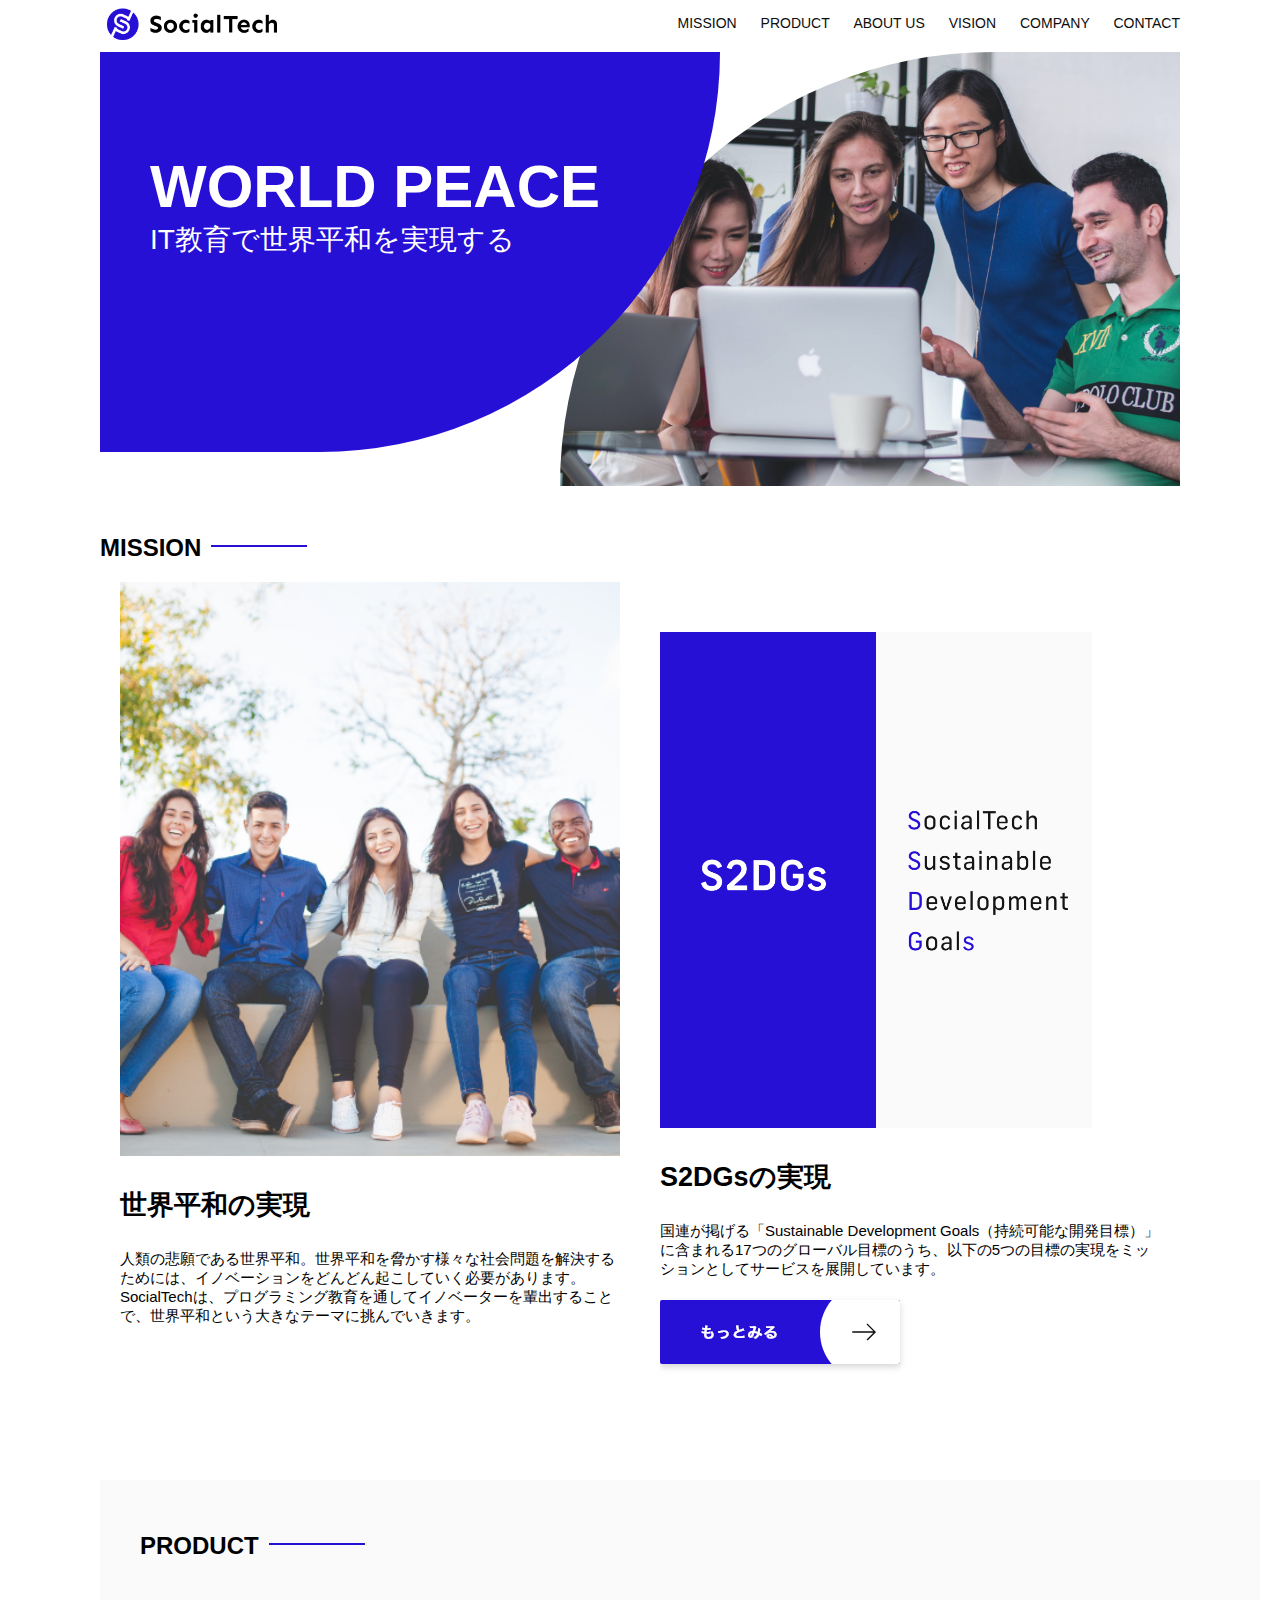
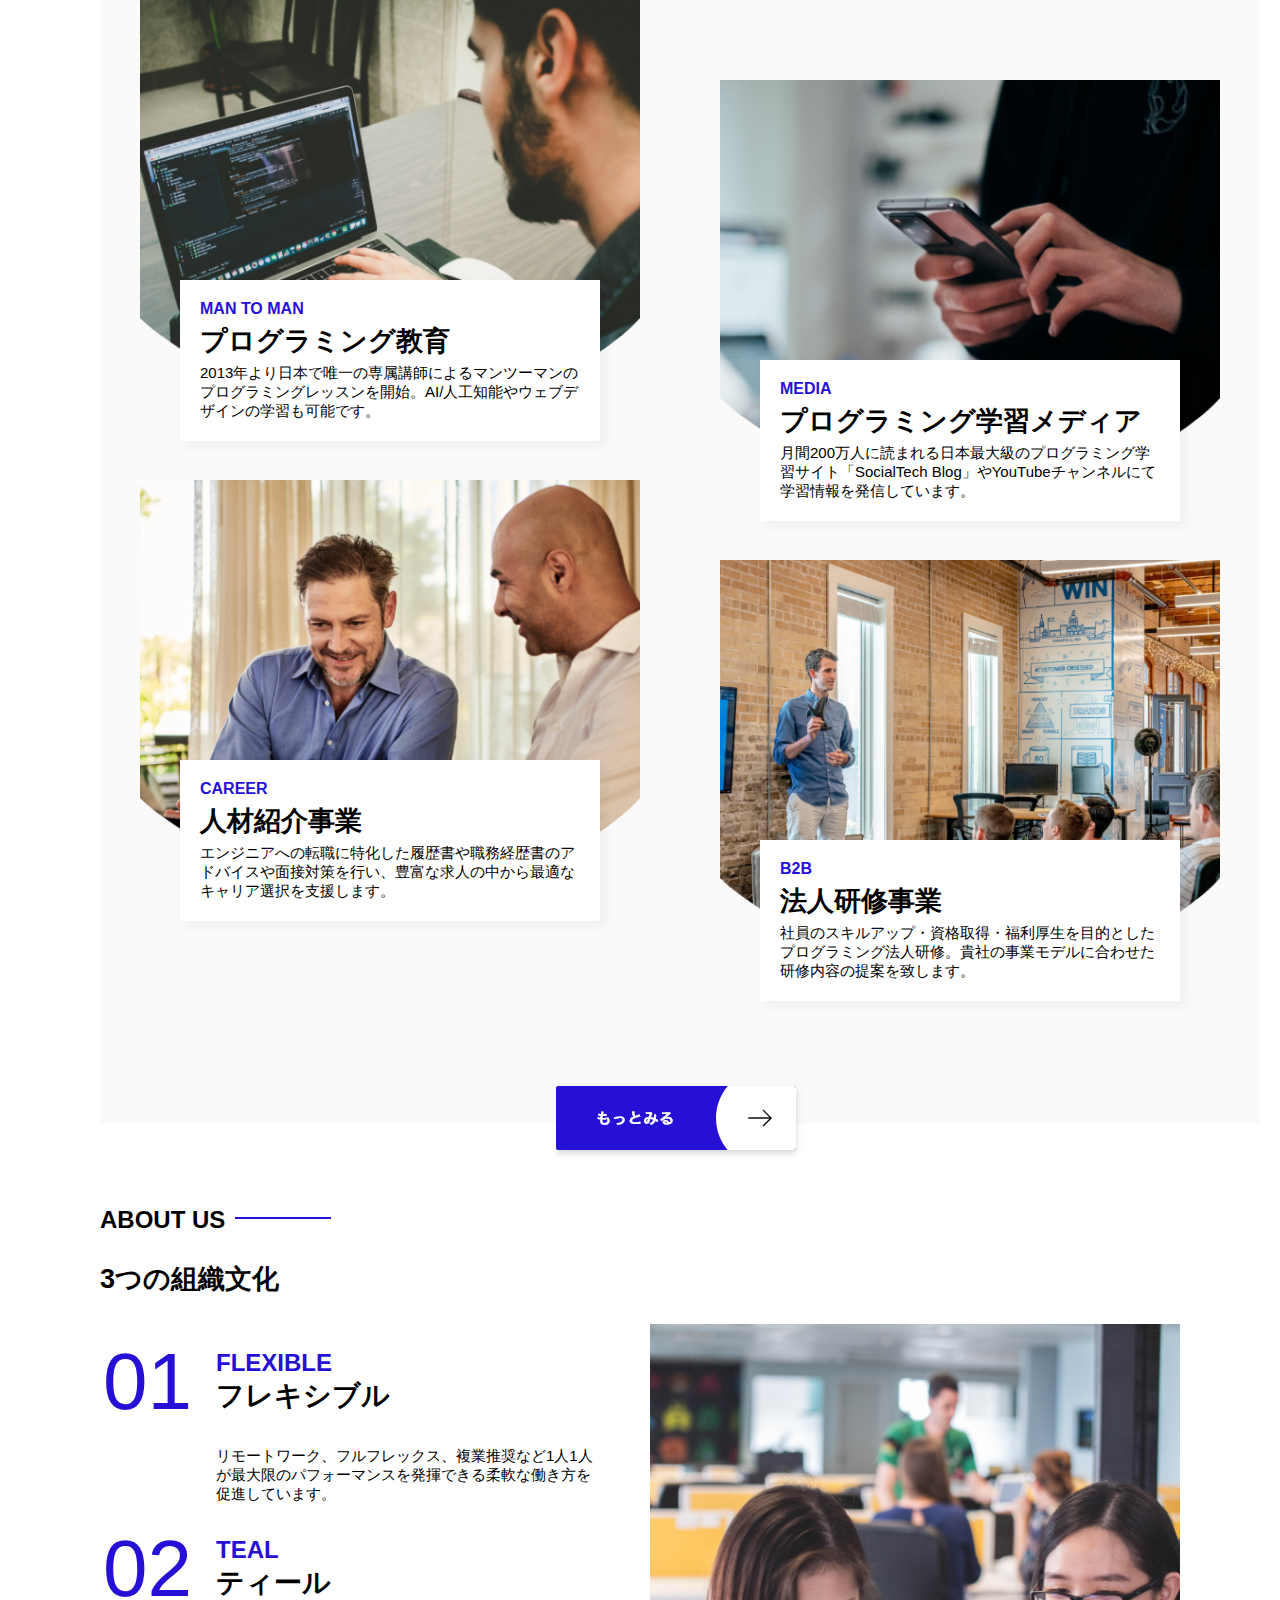
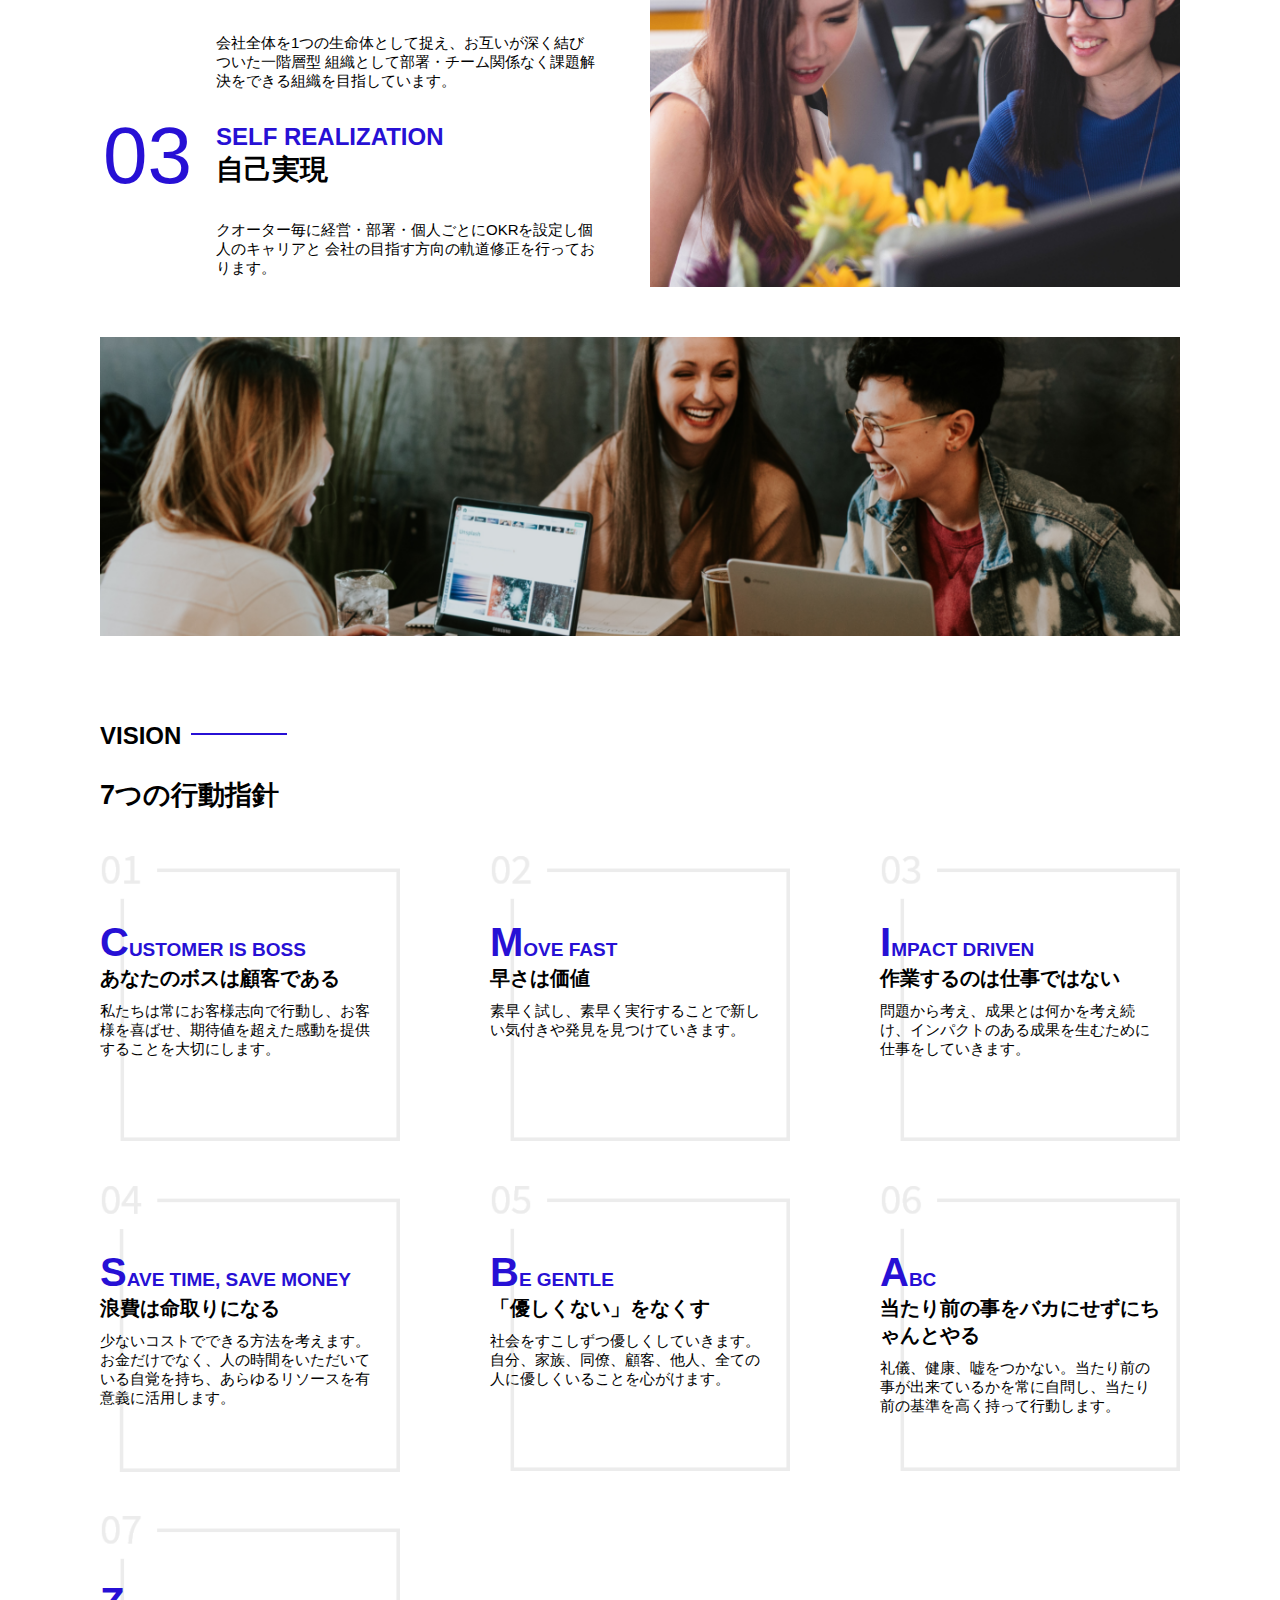
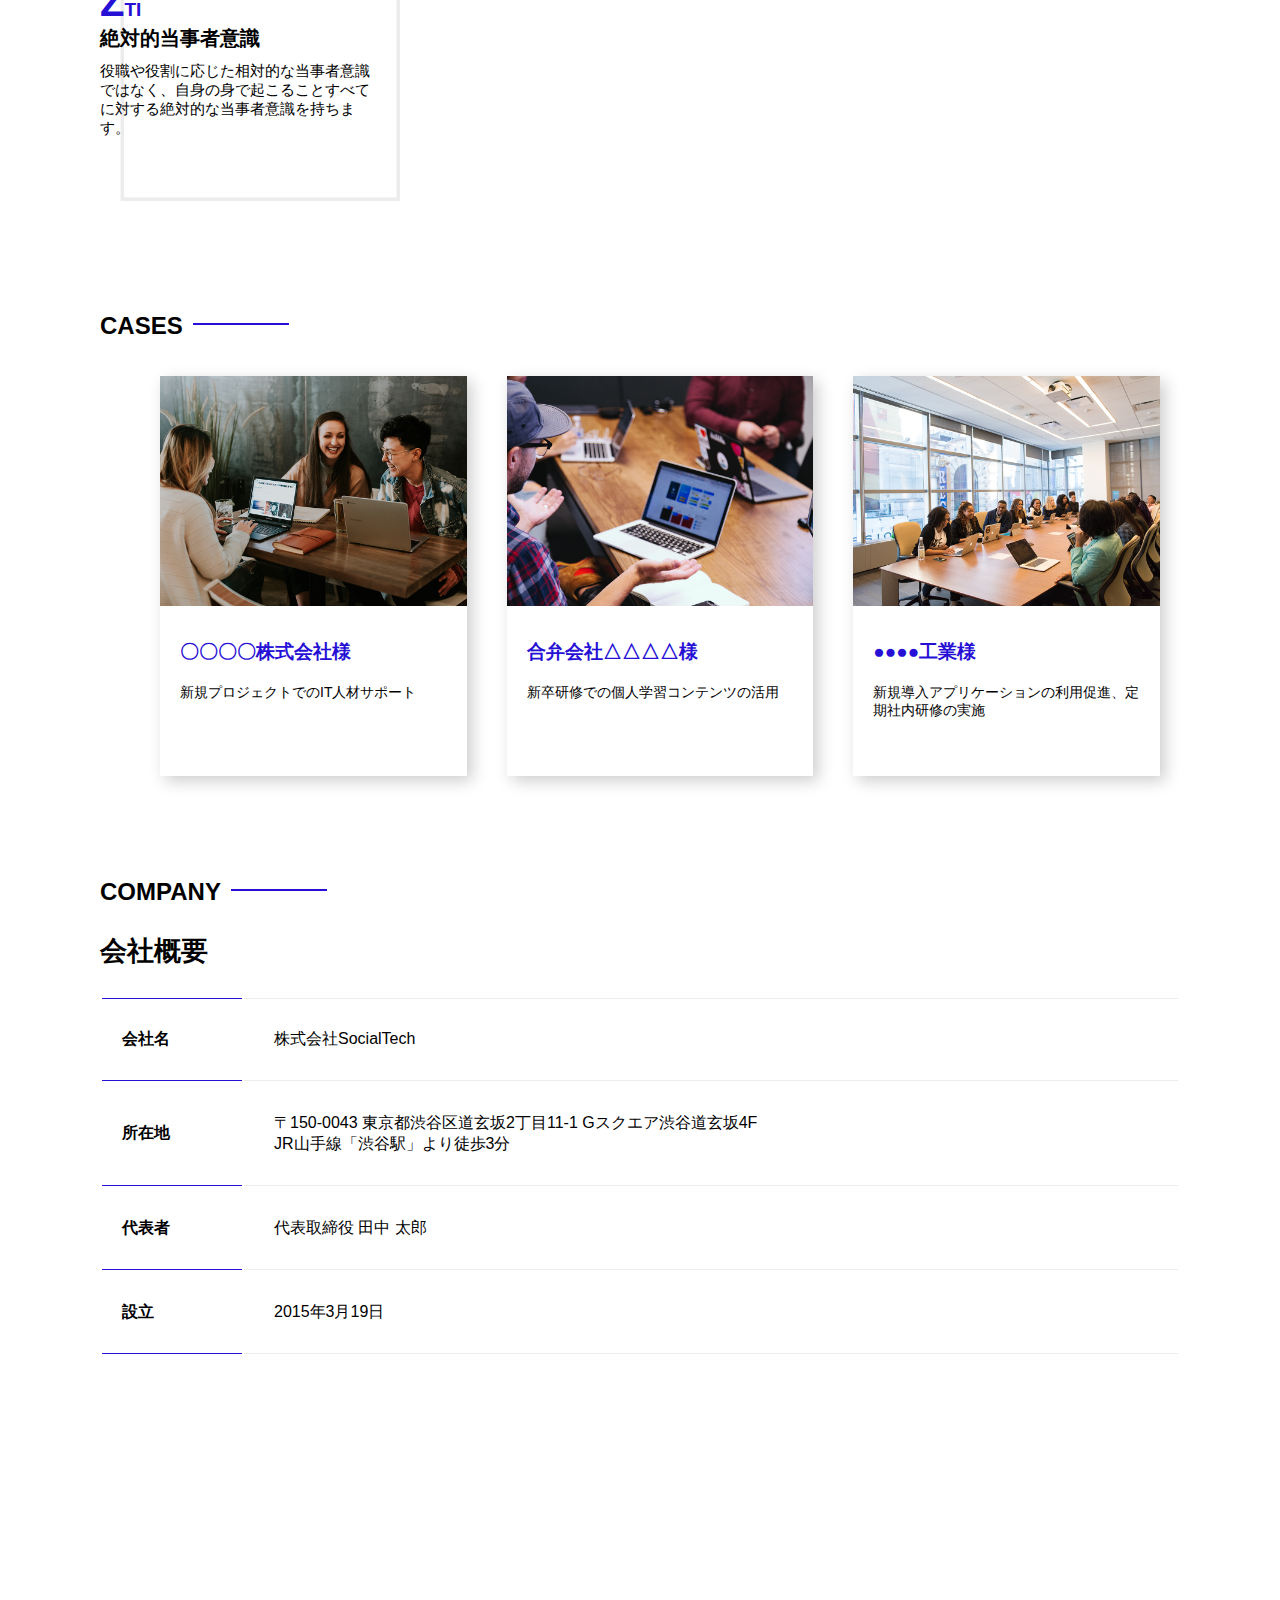
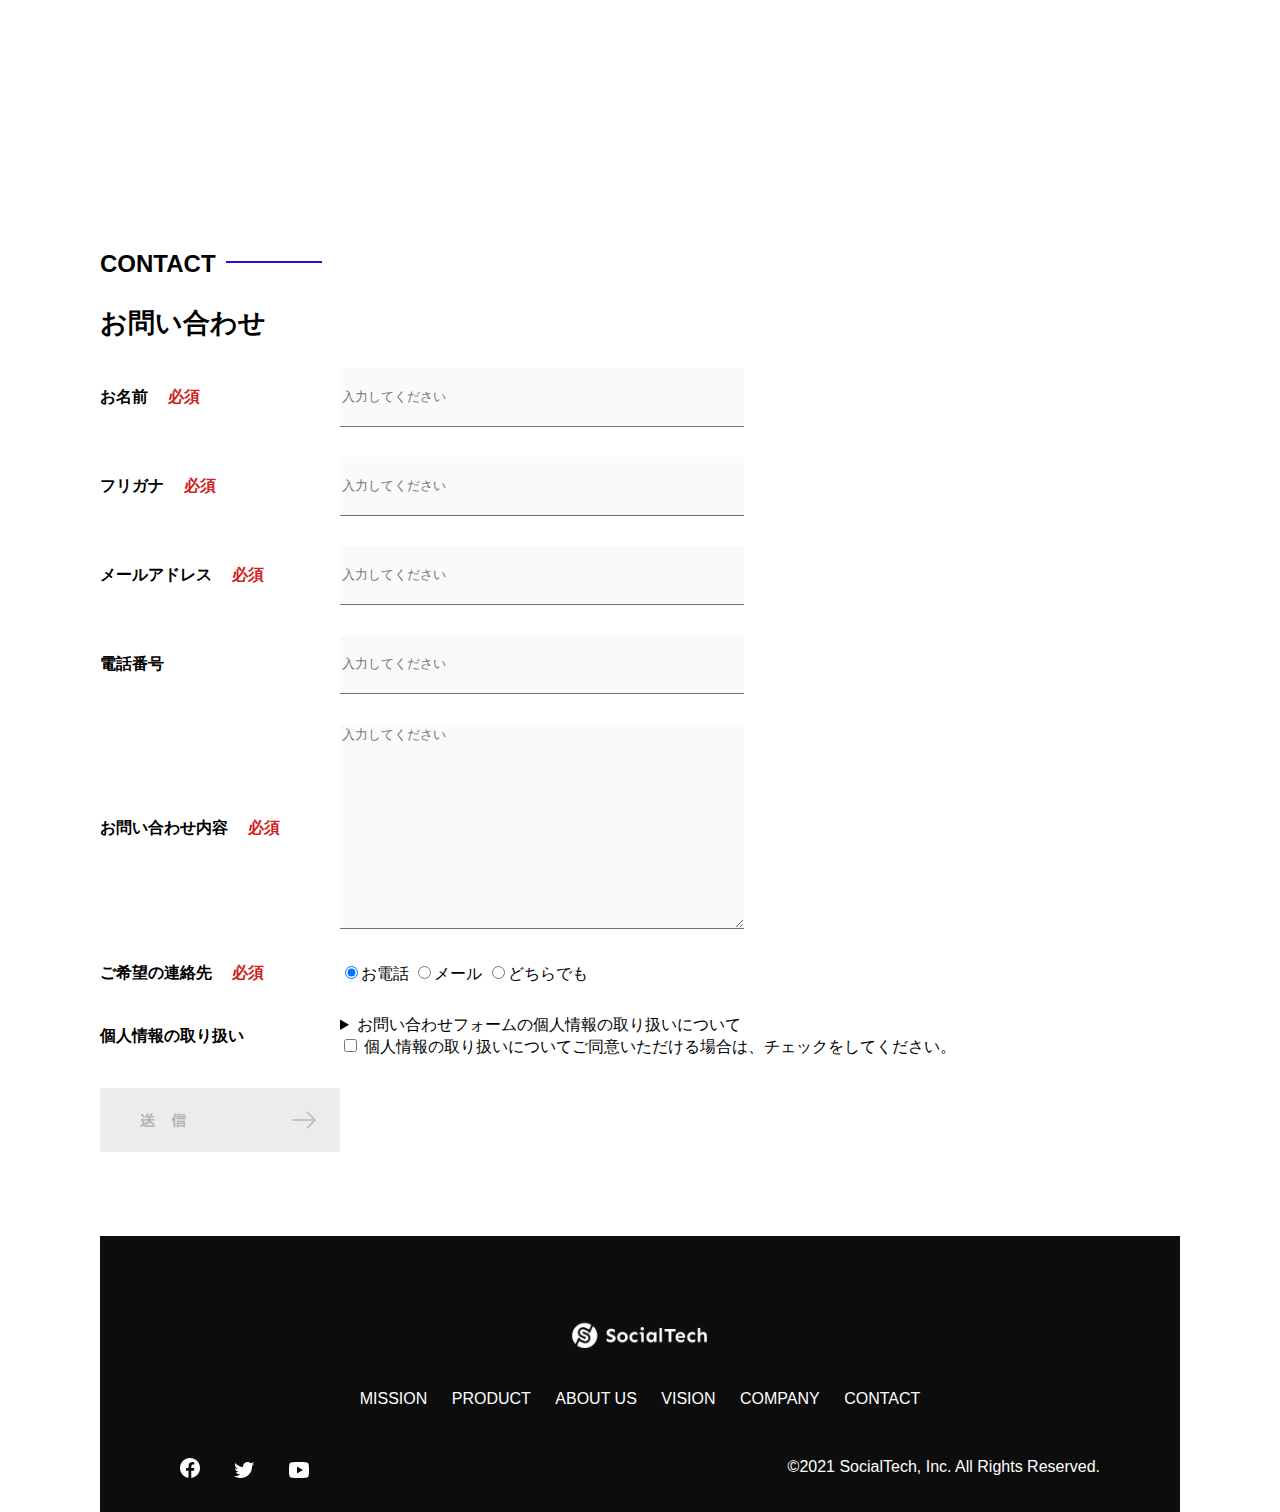
<file: kadai_012/index.html>
<!DOCTYPE html>
<html>
  <head>
    <title>SocialTech</title>
    <meta charset="UTF-8" />
    <meta
      name="description"
      content="SocialTechはEdTech業界のリーディングカンパニーを目指します。"
    />
    <meta name="viewport" content="width=device-width, initial-scale=1.0" />
    <link rel="stylesheet" href="style.css" />
  </head>
  <body>
    <!-- ヘッダー -->
    <header>
      <!-- ロゴ -->
      <a href="index.html" id="logo"
        ><img src="images/logo.png" alt="トップページに戻る"
      /></a>

      <!-- PC用ナビゲーション -->
      <nav id="nav-pc">
        <a href="mission.html">MISSION</a>
        <a href="product.html">PRODUCT</a>
        <a href="index.html#aboutus">ABOUT US</a>
        <a href="index.html#vision">VISION</a>
        <a href="index.html#company">COMPANY</a>
        <a href="index.html#contact">CONTACT</a>
      </nav>
    </header>
    <main>
      <article>
        <!-- メインビジュアル -->
        <section id="main-visual">
          <div id="main-message">
            <h1>WORLD PEACE</h1>
            <p>IT教育で世界平和を実現する</p>
          </div>
          <img
            src="images/index/index-main.png"
            alt="PCの周りに集まる多国籍の仲間たち"
          />
        </section>
        <!--ミッション-->
        <section id="mission">
          <h2 class="index-h2">MISSION</h2>
          <div id="mission-flex">
            <div>
              <img
                id="mission-photo"
                src="images/index/index-mission.png"
                alt="屋外のベンチで写真を撮影する多国籍の仲間たち"
              />
              <h3>世界平和の実現</h3>
              <p>
                人類の悲願である世界平和。世界平和を脅かす様々な社会問題を解決するためには、イノベーションをどんどん起こしていく必要があります。SocialTechは、プログラミング教育を通してイノベーターを輩出することで、世界平和という大きなテーマに挑んでいきます。
              </p>
            </div>
            <div>
              <img id="s2dgs" src="images/index/s2dgs.png" alt="S2DGs" />
              <h3>S2DGsの実現</h3>
              <p>
                国連が掲げる「Sustainable Development
                Goals（持続可能な開発目標）」に含まれる17つのグローバル目標のうち、以下の5つの目標の実現をミッションとしてサービスを展開しています。
              </p>
              <a href="mission.html">
                <img src="images/button-more.png" alt="もっとみる" />
              </a>
            </div>
          </div>
        </section>
        <!-- プロダクト -->
        <section id="product">
          <h2 class="index-h2">PRODUCT</h2>
          <div>
            <div id="product-left">
              <div>
                <img
                  class="product-photo"
                  src="images/index/index-mantoman.png"
                  alt="PCでコードを書く男性"
                />
                <div class="product-explain">
                  <span>MAN TO MAN</span>
                  <h3>プログラミング教育</h3>
                  <p>
                    2013年より日本で唯一の専属講師によるマンツーマンのプログラミングレッスンを開始。AI/人工知能やウェブデザインの学習も可能です。
                  </p>
                </div>
              </div>
              <div>
                <img
                  class="product-photo"
                  src="images/index/index-career.png"
                  alt="笑顔で話し合う2人の男性"
                />
                <div class="product-explain">
                  <span>CAREER</span>
                  <h3>人材紹介事業</h3>
                  <p>
                    エンジニアへの転職に特化した履歴書や職務経歴書のアドバイスや面接対策を行い、豊富な求人の中から最適なキャリア選択を支援します。
                  </p>
                </div>
              </div>
            </div>
            <div id="product-right">
              <div>
                <img
                  class="product-photo"
                  src="images/index/index-media.png"
                  alt="スマートフォンを操作する人"
                />
                <div class="product-explain">
                  <span>MEDIA</span>
                  <h3>プログラミング学習メディア</h3>
                  <p>
                    月間200万人に読まれる日本最大級のプログラミング学習サイト「SocialTech
                    Blog」やYouTubeチャンネルにて学習情報を発信しています。
                  </p>
                </div>
              </div>
              <div>
                <img
                  class="product-photo"
                  src="images/index/index-b2b.png"
                  alt="講演中の男性とそれを聴く人々"
                />
                <div class="product-explain">
                  <span>B2B</span>
                  <h3>法人研修事業</h3>
                  <p>
                    社員のスキルアップ・資格取得・福利厚生を目的としたプログラミング法人研修。貴社の事業モデルに合わせた研修内容の提案を致します。
                  </p>
                </div>
              </div>
            </div>
          </div>
          <div>
            <a id="product-more" href="product.html">
              <img src="images/button-more.png" alt="もっとみる" />
            </a>
          </div>
        </section>
        <!---ABOUT US-->
        <section id="aboutus">
          <h2 class="index-h2">ABOUT US</h2>
          <h3>3つの組織文化</h3>
          <div>
            <table class="culture-table">
              <tr>
                <td>
                  <span class="culture-num">01</span>
                </td>
                <td>
                  <span class="culture-en">FLEXIBLE</span>
                  <span class="culture-jp">フレキシブル</span>
                </td>
              </tr>
              <tr>
                <td>
                  <!--空のセル-->
                </td>
                <td>
                  <p class="culture-description">
                    リモートワーク、フルフレックス、複業推奨など1人1人が最大限のパフォーマンスを発揮できる柔軟な働き方を促進しています。
                  </p>
                </td>
              </tr>
              <tr>
                <td>
                  <span class="culture-num">02</span>
                </td>
                <td>
                  <span class="culture-en">TEAL</span>
                  <span class="culture-jp">ティール</span>
                </td>
              </tr>
              <tr>
                <td>
                  <!--空のセル-->
                </td>
                <td>
                  <p class="culture-description">
                    会社全体を1つの生命体として捉え、お互いが深く結びついた一階層型
                    組織として部署・チーム関係なく課題解決をできる組織を目指しています。
                  </p>
                </td>
              </tr>
              <tr>
                <td>
                  <span class="culture-num">03</span>
                </td>
                <td>
                  <span class="culture-en">SELF REALIZATION</span>
                  <span class="culture-jp">自己実現</span>
                </td>
              </tr>
              <tr>
                <td>
                  <!--空のセル-->
                </td>
                <td>
                  <p class="culture-description">
                    クオーター毎に経営・部署・個人ごとにOKRを設定し個人のキャリアと
                    会社の目指す方向の軌道修正を行っております。
                  </p>
                </td>
              </tr>
            </table>
            <img
              class="culture-img"
              src="images/index/index-aboutus1.png"
              alt="笑顔で話し合う2人の女性"
            />
          </div>
          <img
            class="culture-img2"
            src="images/index/index-aboutus2.png"
            alt="笑顔で話し合う3人の男女"
          />
        </section>
        <!-- VISION -->
        <section id="vision">
          <h2 class="index-h2">VISION</h2>
          <h3>7つの行動指針</h3>
          <div>
            <div class="vision-box">
              <img src="images/index/vision-01.png" alt="01" />
              <span>
                <h4>CUSTOMER IS BOSS</h4>
                <h5>あなたのボスは顧客である</h5>
                <p>
                  私たちは常にお客様志向で行動し、お客様を喜ばせ、期待値を超えた感動を提供することを大切にします。
                </p>
              </span>
            </div>
            <div class="vision-box">
              <img src="images/index/vision-02.png" alt="02" />
              <span>
                <h4>MOVE FAST</h4>
                <h5>早さは価値</h5>
                <p>
                  素早く試し、素早く実行することで新しい気付きや発見を見つけていきます。
                </p>
              </span>
            </div>
            <div class="vision-box">
              <img src="images/index/vision-03.png" alt="03" />
              <span>
                <h4>IMPACT DRIVEN</h4>
                <h5>作業するのは仕事ではない</h5>
                <p>
                  問題から考え、成果とは何かを考え続け、インパクトのある成果を生むために仕事をしていきます。
                </p>
              </span>
            </div>
            <div class="vision-box">
              <img src="images/index/vision-04.png" alt="04" />
              <span>
                <h4>SAVE TIME, SAVE MONEY</h4>
                <h5>浪費は命取りになる</h5>
                <p>
                  少ないコストでできる方法を考えます。お金だけでなく、人の時間をいただいている自覚を持ち、あらゆるリソースを有意義に活用します。
                </p>
              </span>
            </div>
            <div class="vision-box">
              <img src="images/index/vision-05.png" alt="05" />
              <span>
                <h4>BE GENTLE</h4>
                <h5>「優しくない」をなくす</h5>
                <p>
                  社会をすこしずつ優しくしていきます。自分、家族、同僚、顧客、他人、全ての人に優しくいることを心がけます。
                </p>
              </span>
            </div>
            <div class="vision-box">
              <img src="images/index/vision-06.png" alt="06" />
              <span>
                <h4>ABC</h4>
                <h5>当たり前の事をバカにせずにちゃんとやる</h5>
                <p>
                  礼儀、健康、嘘をつかない。当たり前の事が出来ているかを常に自問し、当たり前の基準を高く持って行動します。
                </p>
              </span>
            </div>
            <div class="vision-box">
              <img src="images/index/vision-07.png" alt="07" />
              <span>
                <h4>ZTI</h4>
                <h5>絶対的当事者意識</h5>
                <p>
                  役職や役割に応じた相対的な当事者意識ではなく、自身の身で起こることすべてに対する絶対的な当事者意識を持ちます。
                </p>
              </span>
            </div>
          </div>
        </section>

        <!-- CASES -->
        <section id="cases">
          <h2 class="index-h2">CASES</h2>

          <ul>
            <li class="case-card">
              <img class="case-img" src="images/index/case-1.png" alt="仲良く語り合う3人">
              <div class="case-info">
                <h3 class="case-name">〇〇〇〇株式会社様</h3>
                <p class="case-content">新規プロジェクトでのIT人材サポート</p>
              </div>
            </li>

            <li class="case-card">
              <img class="case-img" src="images/index/case-2.png" alt="PCでコンテンツを見る">
              <div class="case-info">
                <h3 class="case-name">合弁会社△△△△様</h3>
                <p class="case-content">新卒研修での個人学習コンテンツの活用</p>
              </div>
            </li>

            <li class="case-card">
              <img class="case-img" src="images/index/case-3.png" alt="社内研修中の会議室">
              <div class="case-info">
                <h3 class="case-name">●●●●工業様</h3>
                <p class="case-content">新規導入アプリケーションの利用促進、定期社内研修の実施</p>
              </div>
            </li>
          </ul>
        </section>

        <!-- COMPANY -->
        <section id="company">
          <h2 class="index-h2">COMPANY</h2>
          <h3>会社概要</h3>
          <table id="company-table">
            <tr>
              <th class="tableheader-first">会社名</th>
              <td class="cell-first">株式会社SocialTech</td>
            </tr>
            <tr>
              <th class="tableheader">所在地</th>
              <td class="cell">
                〒150-0043 東京都渋谷区道玄坂2丁目11-1 Gスクエア渋谷道玄坂4F<br />JR山手線「渋谷駅」より徒歩3分
              </td>
            </tr>
            <tr>
              <th class="tableheader">代表者</th>
              <td class="cell">代表取締役 田中 太郎</td>
            </tr>
            <tr>
              <th class="tableheader">設立</th>
              <td class="cell">2015年3月19日</td>
            </tr>
          </table>
          <iframe
            src="https://www.google.com/maps/embed?pb=!1m18!1m12!1m3!1d3241.7759544892483!2d139.69399665123464!3d35.65789123876098!2m3!1f0!2f0!3f0!3m2!1i1024!2i768!4f13.1!3m3!1m2!1s0x60188caa0042e8d1%3A0xba130bea826a7aa2!2z44CSMTUwLTAwNDMg5p2x5Lqs6YO95riL6LC35Yy66YGT546E5Z2C77yS5LiB55uu77yR77yR4oiS77yR!5e0!3m2!1sja!2sjp!4v1636872991912!5m2!1sja!2sjp"
            style="border: 0"
            allowfullscreen=""
            loading="lazy"
          >
          </iframe>
        </section>
        <!-- お問い合わせフォーム -->
        <section id="contact">
          <h2 class="index-h2">CONTACT</h2>
          <h3>お問い合わせ</h3>
          <form>
            <div>
              <div class="contact-heading">
                <label class="contact-label"
                  >お名前<span class="contact-span">必須</span></label
                >
              </div>
              <div class="contact-form">
                <input
                  type="text"
                  name="name"
                  placeholder="入力してください"
                  class="contact-textbox"
                />
              </div>
            </div>
            <div>
              <div class="contact-heading">
                <label class="contact-label"
                  >フリガナ<span class="contact-span">必須</span></label
                >
              </div>
              <div>
                <input
                  type="text"
                  name="hurigana"
                  placeholder="入力してください"
                  class="contact-textbox"
                />
              </div>
            </div>
            <div>
              <div class="contact-heading">
                <label class="contact-label"
                  >メールアドレス<span class="contact-span">必須</span></label
                >
              </div>
              <div>
                <input
                  type="text"
                  name="email"
                  placeholder="入力してください"
                  class="contact-textbox"
                />
              </div>
            </div>
            <div>
              <div class="contact-heading">
                <label class="contact-label">電話番号</label>
              </div>
              <div>
                <input
                  type="text"
                  name="tel"
                  placeholder="入力してください"
                  class="contact-textbox"
                />
              </div>
            </div>
            <div>
              <div class="contact-heading">
                <label class="contact-label"
                  >お問い合わせ内容<span class="contact-span">必須</span></label
                >
              </div>
              <div>
                <textarea
                  class="contact-textarea"
                  placeholder="入力してください"
                  name="message"
                ></textarea>
              </div>
            </div>
            <div>
              <div class="contact-heading">
                <label class="contact-label"
                  >ご希望の連絡先<span class="contact-span">必須</span></label
                >
              </div>
              <div>
                <input
                  class="radiobutton"
                  type="radio"
                  value="tel"
                  name="contact"
                  checked
                /><label>お電話</label>
                <input
                  class="radiobutton"
                  type="radio"
                  value="mail"
                  name="contact"
                /><label>メール</label>
                <input
                  class="radiobutton"
                  type="radio"
                  value="both"
                  name="contact"
                /><label>どちらでも</label>
              </div>
            </div>
            <div>
              <div class="contact-heading">
                <label class="contact-label">個人情報の取り扱い</label>
              </div>
              <div>
                <details>
                  <summary>
                    お問い合わせフォームの個人情報の取り扱いについて
                  </summary>
                  <div>
                    <span>１．組織の名称又は氏名</span><br />
                    株式会社SocialTech<br /><br />
                    <span
                      >２．個人情報保護管理者（若しくはその代理人）の氏名又は職名、所属及び連絡先
                      鈴木 一郎 コーポレート部</span
                    ><br />
                    メールアドレス：support@socialtech.net<br />
                    TEL：03-xxxx-xxxx<br />
                    <span>３．個人情報の利用目的</span><br />
                    ・本サービス及び本サービスに関連する情報の提供又はそれらに関する連絡のため<br />
                    ・ユーザーの本人確認のため<br />
                    ・当社サービスのご案内のため<br />
                    ・当社の商品等の広告または宣伝（電子メールによるものを含むものとします。）<br /><br />
                    <span>４．個人情報の取り扱い業務の委託</span><br />
                    個人情報の取扱業務の全部または一部を外部に業務委託する場合があります。<br />
                    その際、弊社は、個人情報を適切に保護できる管理体制を敷き実行していることを条件として<br />
                    委託先を厳選したうえで、機密保持契約を委託先と締結し、お客様の個人情報を厳密に管理させます。<br /><br />
                    <span>５．個人情報の開示等の請求</span><br />
                    お客様は、弊社に対してご自身の個人情報の開示等（利用目的の通知、開示、内容の訂正・追加・削除、利用の停止または消去、第三者への提供の停止）に関して、当社問合わせ窓口に申し出ることができます。<br />
                    その際、弊社はお客様ご本人を確認させていただいたうえで、合理的な期間内に対応いたします。<br /><br />
                    なお、個人情報に関する弊社問合わせ先は、次の通りです。<br /><br />
                    株式会社SocialTech　個人情報問合せ窓口<br />
                    〒150-0043　東京都渋谷区道玄坂2丁目11-1 Ｇスクエア渋谷道玄坂
                    4F<br />
                    メールアドレス：support@socialtech.net　TEL：03-xxxx-xxxx<br /><br />
                    <span>６．個人情報を提供されることの任意性について</span
                    ><br /><br />
                    お客様がご自身の個人情報を弊社に提供されるか否かは、お客様のご判断によりますが、もしご提供されない場合には、適切なサービスが提供できない場合がありますので予めご了承ください。
                  </div>
                </details>
                <input type="checkbox" name="agree" />
                <span
                  >個人情報の取り扱いについてご同意いただける場合は、チェックをしてください。</span
                >
              </div>
            </div>
            <input
              type="image"
              value="Submit"
              src="images/button-submit.png"
              alt="送信する"
            />
          </form>
        </section>
      </article>
      <footer>
        <div id="footer-logo">
          <img src="images/logo-sp.png" alt="SocialTech" />
        </div>
        <div id="footer-link">
          <a href="mission.html">MISSION</a>
          <a href="product.html">PRODUCT</a>
          <a href="index.html#aboutus">ABOUT US</a>
          <a href="index.html#vision">VISION</a>
          <a href="index.html#company">COMPANY</a>
          <a href="index.html#contact">CONTACT</a>
        </div>
        <div id="sns-footer">
          <a href="https://www.facebook.com/sejuku2013"
            ><img src="images/button-facebook.png" alt="Facebookのリンク"
          /></a>
          <a href="https://twitter.com/samuraijuku"
            ><img src="images/button-twitter.png" alt="Twitterのリンク"
          /></a>
          <a href="https://www.youtube.com/channel/UCCFOQO5aDK0xXam4cUQXT8g"
            ><img src="images/button-youtube.png" alt="YouTubeのリンク"
          /></a>
          <span id="copyright"
            >&copy;2021 SocialTech, Inc. All Rights Reserved.
          </span>
        </div>
      </footer>
    </main>
  </body>
</html>
</file>
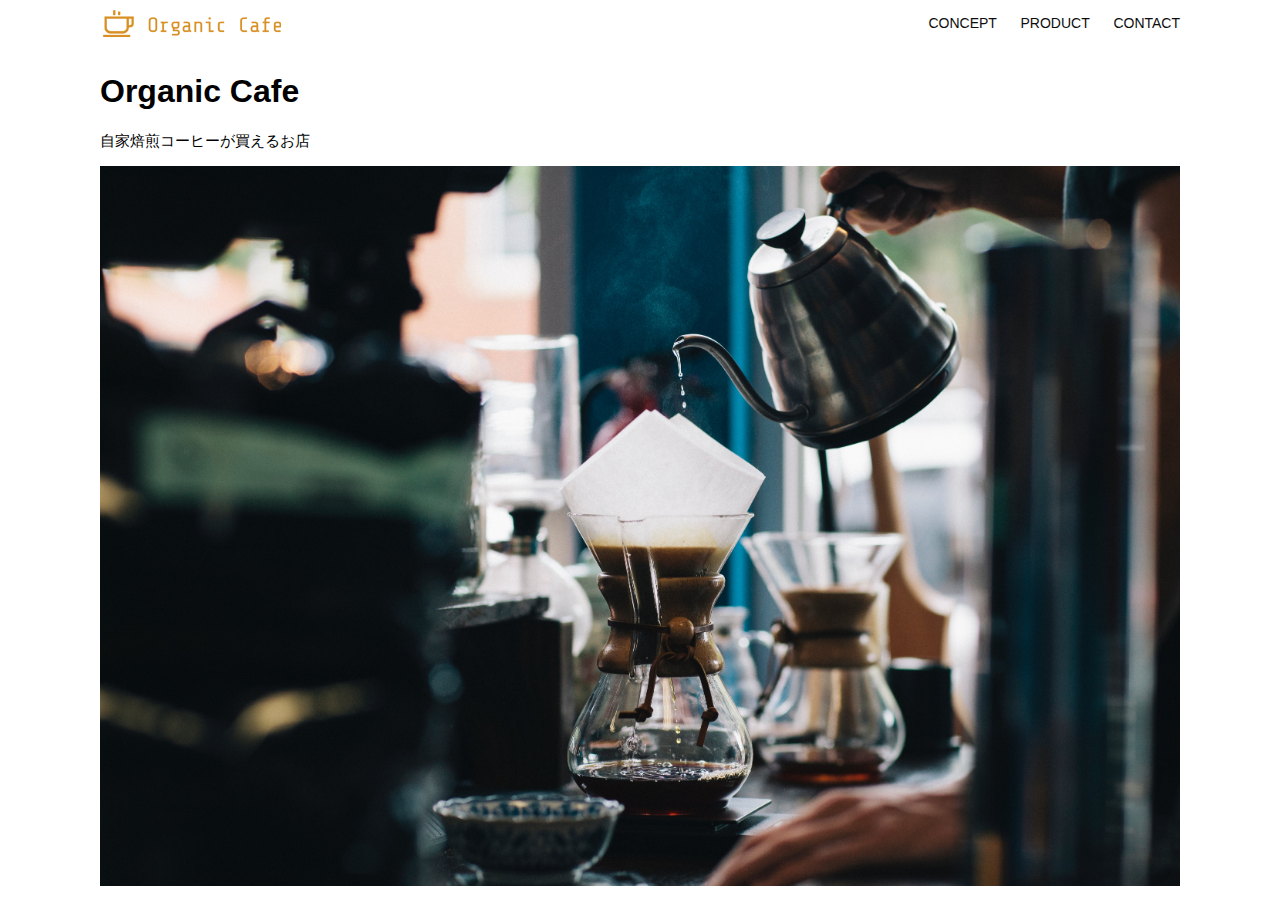
<file: kadai_013/index.html>
<!DOCTYPE html>
<html>
  <head>
    <title>Organic Cafe</title>
    <meta charset="UTF-8" />
    <meta
      name="description"
      content="自家焙煎のコーヒーがお家で楽しめるOrganic Cafe"
    />
    <meta name="viewport" content="width=device-width, initial-scale=1.0" />
    <link rel="stylesheet" href="style.css" />
  </head>
  <body>
    <!-- ヘッダー -->
    <header>
      <!-- ロゴ -->
      <a href="index.html" id="logo"
        ><img src="images/logo.png" alt="トップページに戻る"
      /></a>

      <!-- PC用ナビゲーション -->
      <nav id="nav-pc">
        <a href="index.html#concept">CONCEPT</a>
        <a href="index.html#product">PRODUCT</a>
        <a href="index.html#contact">CONTACT</a>
      </nav>

      <!-- スマホ用メニューボタン -->
      <img id="menu-sp" src="images/button-menu.png" alt="ナビゲーションを開く" onclick="document.getElementById('nav-sp').style.display = 'block'">

      <!-- スマホ用ナビゲーション -->
      <nav id="nav-sp">
        <img id="close" src="images/button-close.png" alt="ナビゲーションを閉じる" onclick="document.getElementById('nav-sp').style.display = 'none'">
        
        <a id="logo-sp" href="index.html" onclick="document.getElementById('nav-sp').style.display = 'none'">
        <img src="images/logo-sp.png" alt="トップページに戻る">
        </a>

        <a class="menu" href="index.html#concept" onclick="document.getElementById('nav-sp').style.display = 'none'">CONCEPT</a>
        <a class="menu" href="index.html#product" onclick="document.getElementById('nav-sp').style.display = 'none'">PRODUCT</a>
        <a class="menu" href="index.html#contact" onclick="document.getElementById('nav-sp').style.display = 'none'">CONTACT</a>

      </nav>

    </header>
    <main>
      <article>
        <!-- メインビジュアル -->
        <section id="main-visual">
          <div id="main-message">
            <h1>Organic Cafe</h1>
            <p>自家焙煎コーヒーが買えるお店</p>
          </div>
          <img
            src="images/main-image.jpg"
            alt="コーヒーをハンドドリップで淹れる画像"
          />
        </section>
      </article>
    </main>
  </body>
</html>
</file>
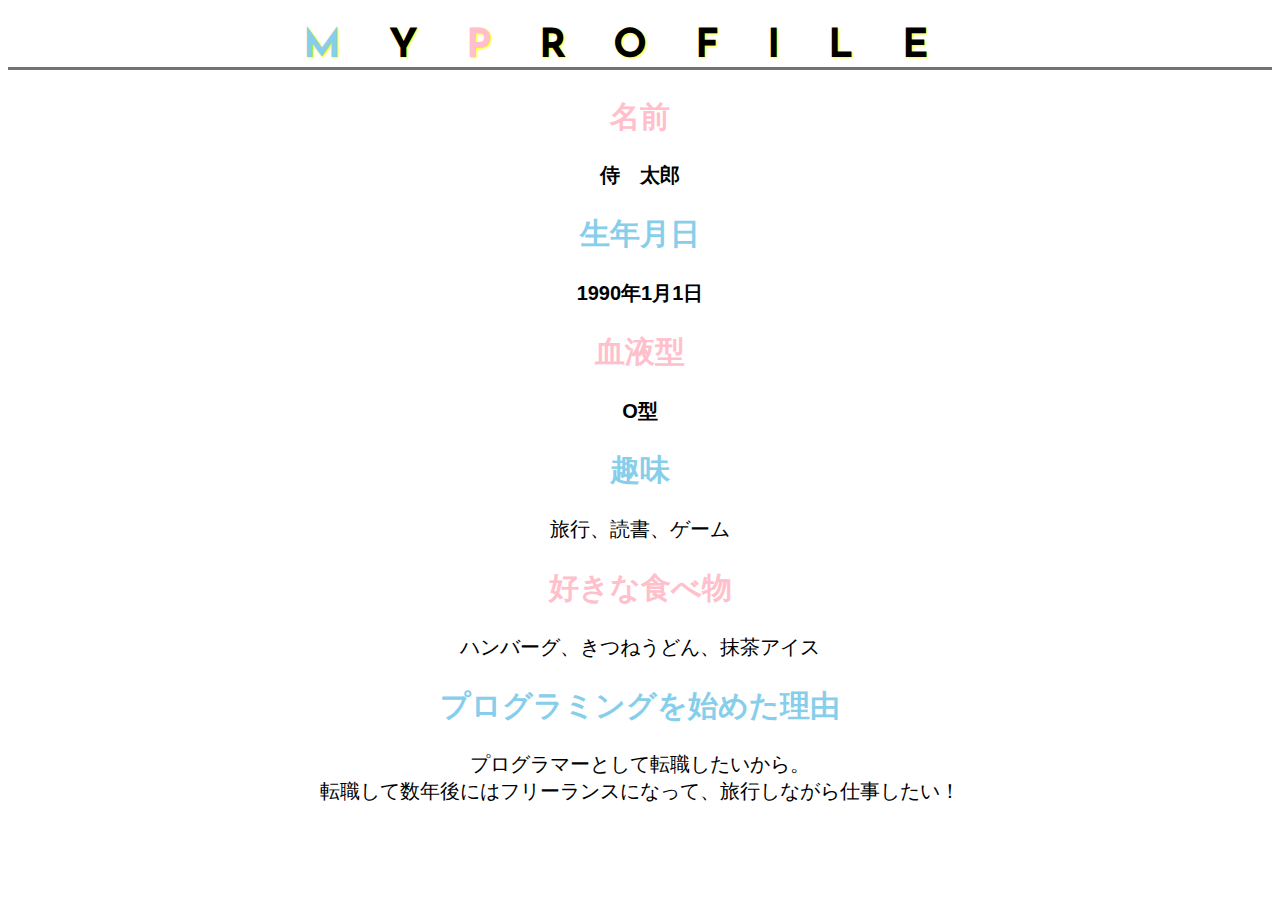
<file: kadai_014/kadai_014.html>
<!DOCTYPE html>
<html>
    <head>
        <title>14章課題</title>
        <meta name="description" content="このページは14章の課題です。">
        <meta charset="utf-8">
        <link rel="stylesheet" href="style.css">
        <link rel="preconnect" href="https://fonts.googleapis.com">
        <link rel="preconnect" href="https://fonts.gstatic.com" crossorigin>
        <link href="https://fonts.googleapis.com/css2?family=Josefin+Sans&display=swap" rel="stylesheet">
    </head>
    <body>
        <h1><span class="text-skyblue">M</span>Y<span class="pink">P</span>ROFILE</h1>
        
        <div id="basic">
        <h2 class="pink">名前</h2>
        <p>侍　太郎</p>
        <h2 class="text-skyblue">生年月日</h2>
        <p>1990年1月1日</p>
        <h2 class="pink">血液型</h2>
        <p>O型</p>
        </div>
        
        <h2 class="text-skyblue">趣味</h2>
        <p>旅行、読書、ゲーム</p>
        <h2 class="pink">好きな食べ物</h2>
        <p>ハンバーグ、きつねうどん、抹茶アイス</p>
        <h2 class="text-skyblue">プログラミングを始めた理由</h2>
        <p>プログラマーとして転職したいから。<br>
            転職して数年後にはフリーランスになって、旅行しながら仕事したい！</p>
    </body>
</html>
</file>
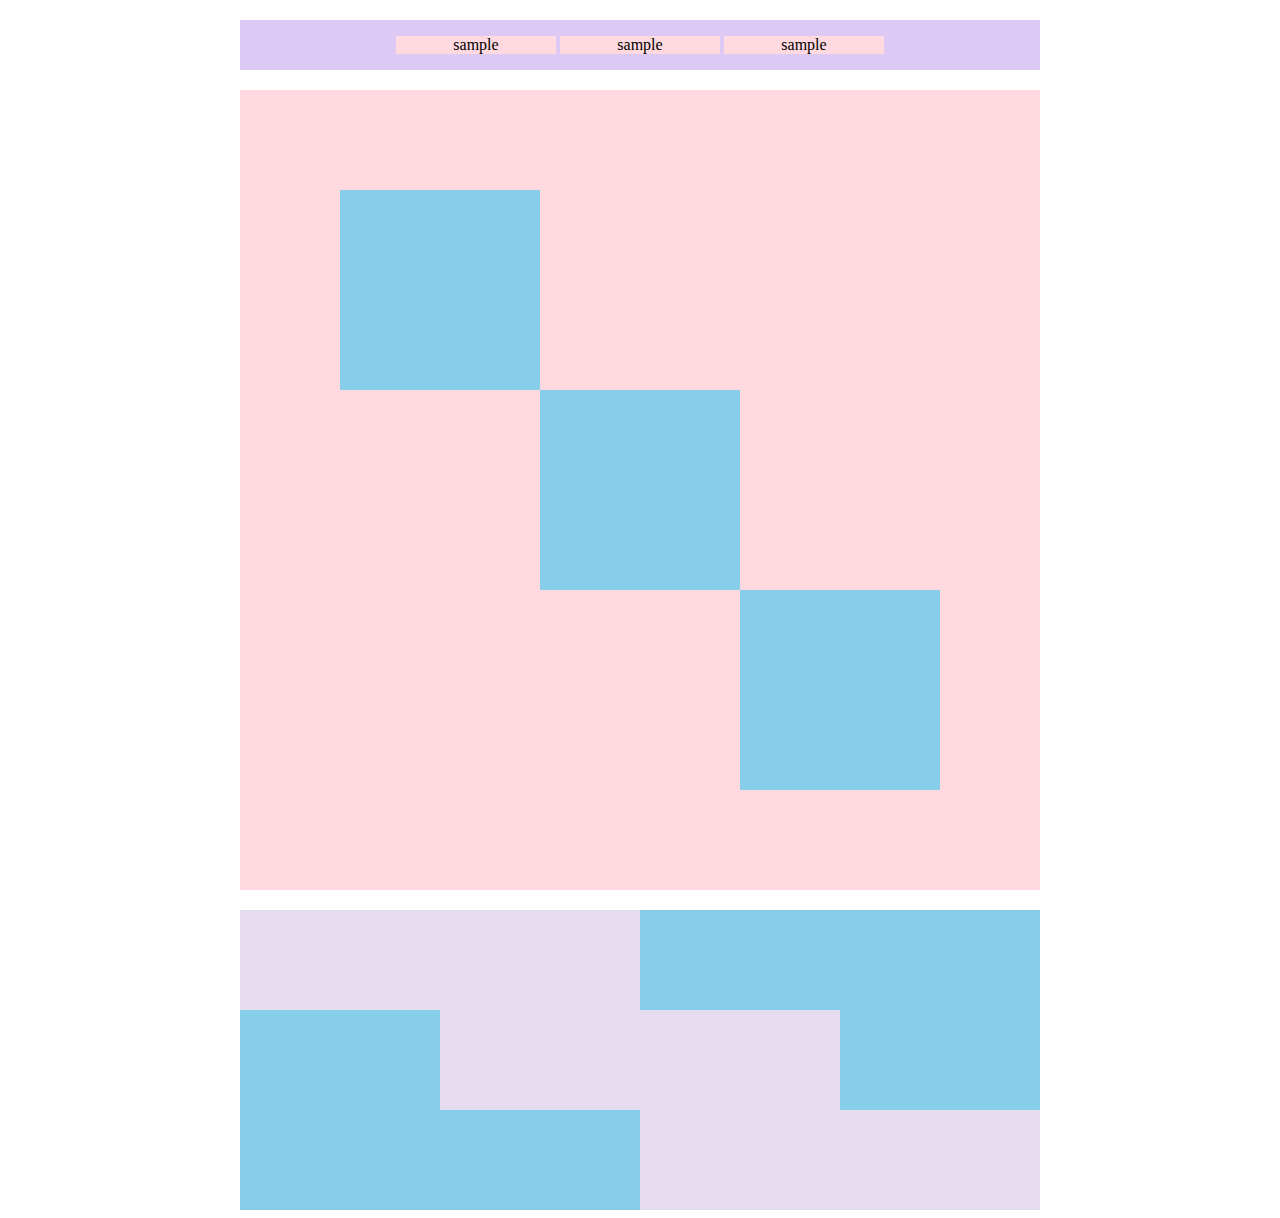
<file: kadai_018/kadai_018.html>
<!DOCTYPE html>
<html>
    <head>
        <title>18章課題</title>
        <meta name="description" content="このページは18章の課題です。">
        <meta charset="utf-8">
        <link rel="stylesheet" href="style.css">
    </head>

    <body>
        <div id="top">
            <p class="top-child">sample</p>
            <p class="top-child">sample</p>
            <p class="top-child">sample</p>
        </div>

        <div id="middle">
            <div id="middle-child01"></div>
            <div id="middle-child02"></div>
            <div id="middle-child03"></div>
        </div>

        <div id="bottom">
            <div id="bottom-child01"></div>
            <div id="bottom-child02"></div>
            <div id="bottom-child03"></div>
        </div>
    </body>
</html>
</file>
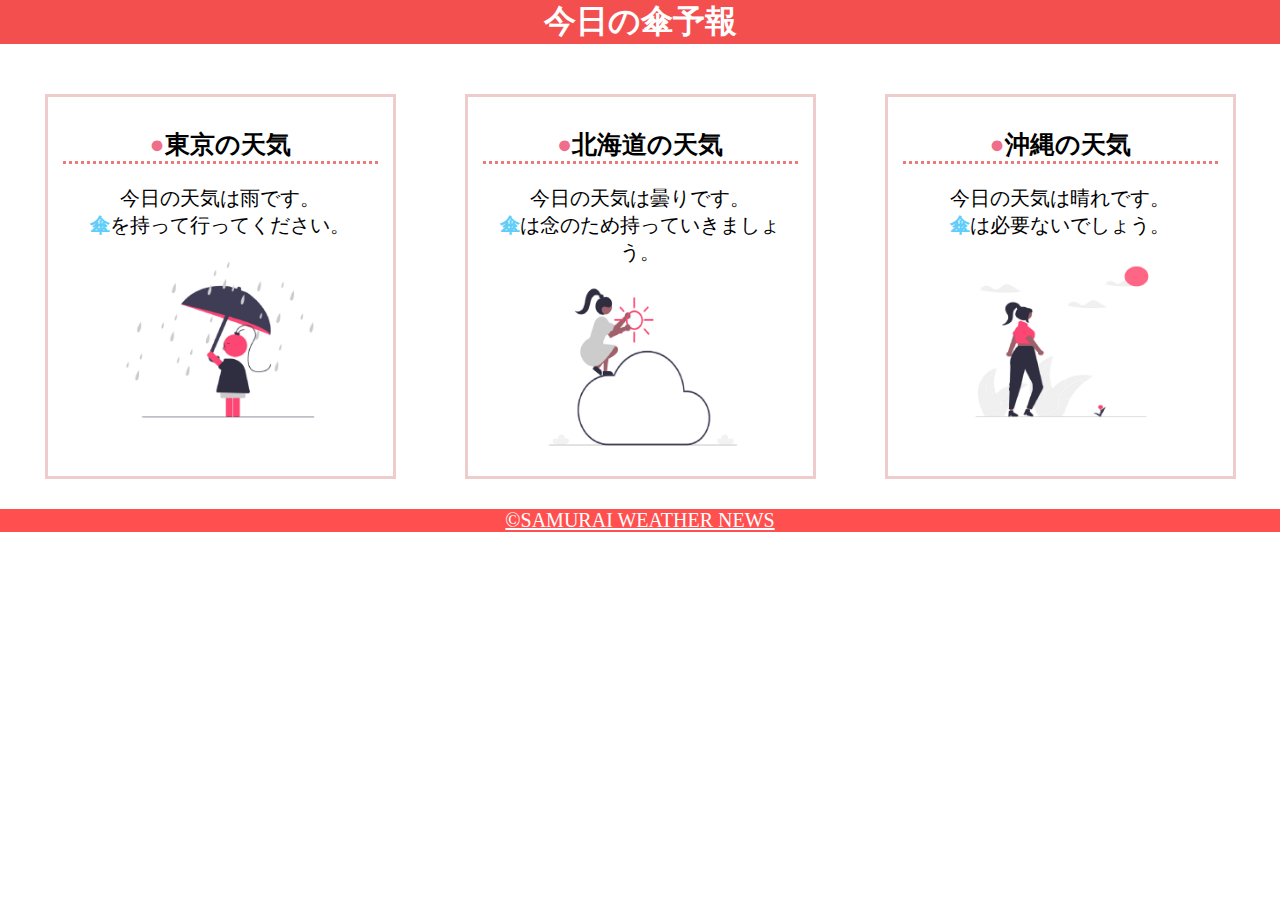
<file: kadai_022/kadai_022.html>
<!DOCTYPE html>
<html>
    <head>
        <title>22章課題</title>
        <meta name="description" content="このページは22章の課題です">
        <meta charset="utf-8">
        <meta name="viewport" content="width=device-width, initial-scale=1.0">
        <link rel="stylesheet" href="style.css">
    </head>

    <body>
        <header>
            <h1>今日の傘予報</h1>
        </header>

        <main>
            <div id="parent">

                <div class="contents">
                    <h2>東京の天気</h2>
                    <p>今日の天気は雨です。</p>
                    <p>傘を持って行ってください。</p>
                    <img src="images/rainy.png">
                </div>

                <div class="contents">
                    <h2>北海道の天気</h2>
                    <p>今日の天気は曇りです。</p>
                    <p>傘は念のため持っていきましょう。</p>
                    <img src="images/cloudy.png">
                </div>

                <div class="contents">
                    <h2>沖縄の天気</h2>
                    <p>今日の天気は晴れです。</p>
                    <p>傘は必要ないでしょう。</p>
                    <img src="images/sunny.png">
                </div>
            </div>
        </main>

        <footer>
            <a href="https://www.sejuku.net/corp/">&copy;SAMURAI WEATHER NEWS</a>
        </footer>
    </body>
</html>
</file>
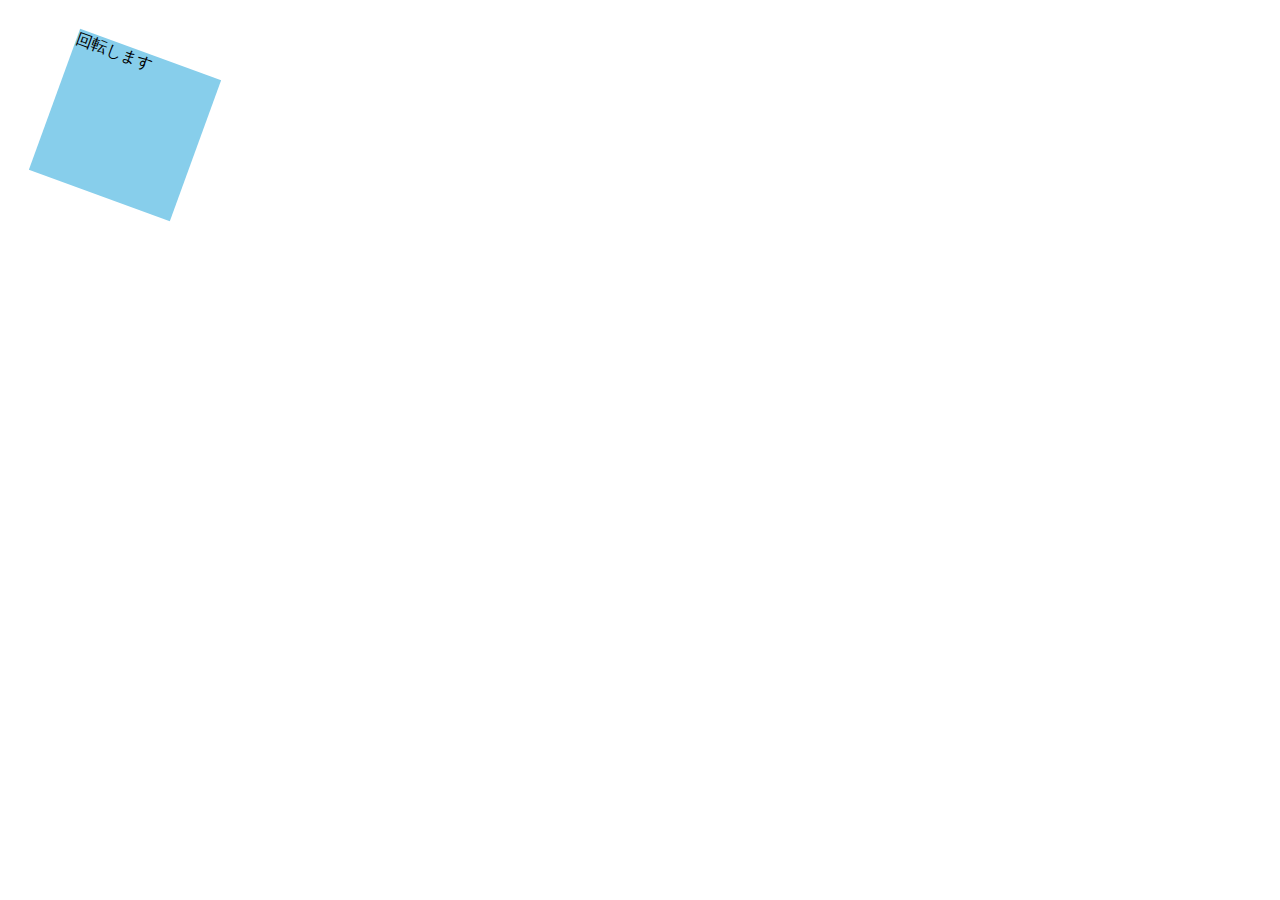
<file: kadai_mdn_css/mdn.html>
<!DOCTYPE html>
<html>

    <head>
        <style>
            div {
                position: absolute;
                left: 50px;
                top: 50px;
                width: 150px;
                height: 150px;
                background-color: skyblue;
                transform: rotate(20deg);
            }
        </style>
    </head>

    <body>
        <div>
            回転します
        </div>

    </body>

</html>
</file>
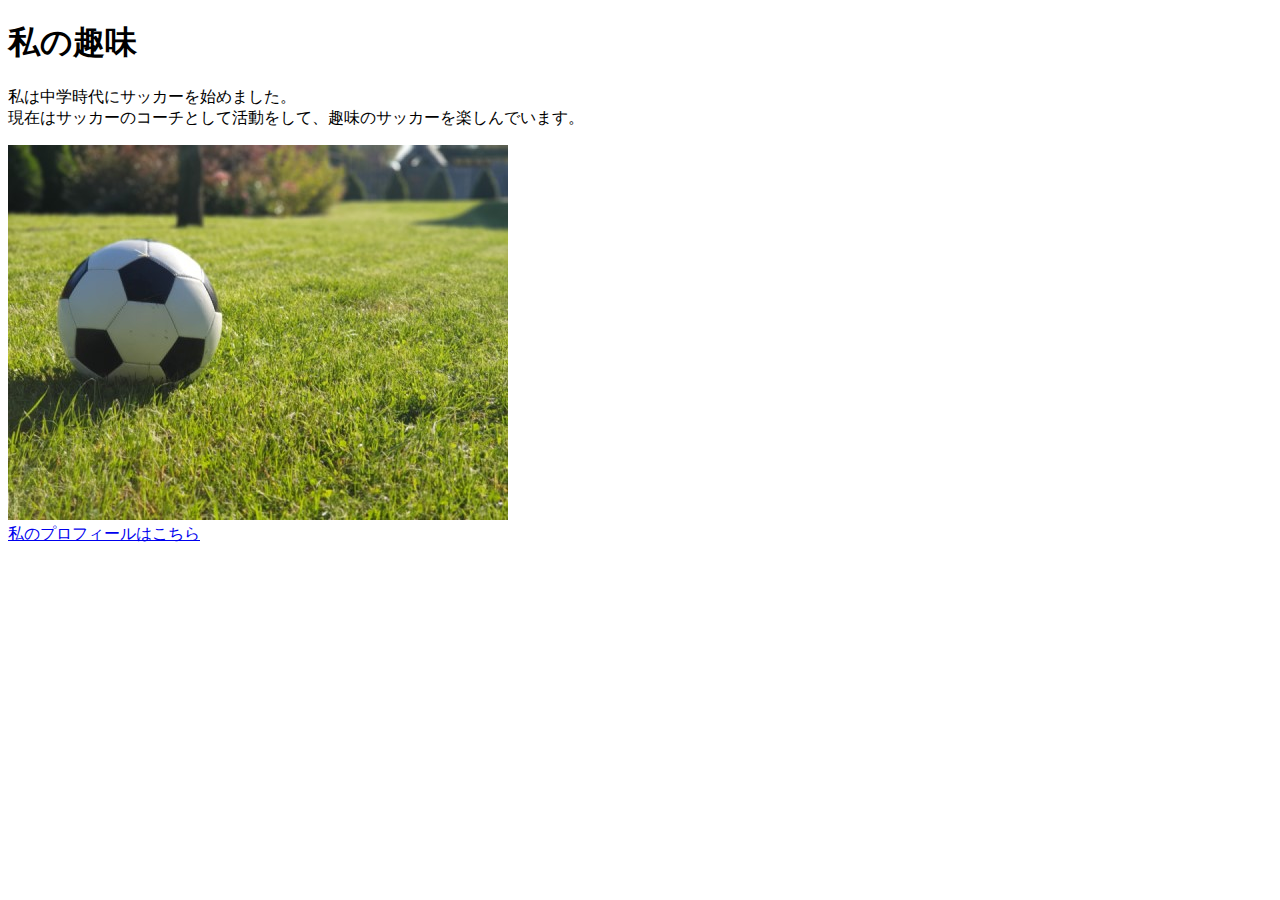
<file: kadai_005/html/kadai_005.html>
<!DOCTYPE html>
<html>
  <head>  
    <title>5章課題</title>
    <meta name="description" content="このページは5章の課題です。">
    <meta charset="utf-8">
  </head>
  <body>
    <h1>私の趣味</h1>

    <p>私は中学時代にサッカーを始めました。<br>現在はサッカーのコーチとして活動をして、趣味のサッカーを楽しんでいます。</p>
    <img src="../images/sample.jpg"><br>
    <a href="https://twitter.com/samuraijuku">私のプロフィールはこちら</a>
  </body>
</html>
</file>
<file: kadai_012/style.css>
/* PC、スマホ共通スタイル */
body {
  font-family: "Source Sans Pro", "Hiragino Kaku Gothic ProN", Meiryo, Arial,
    sans-serif;
}

p {
  font-size: 15px;
}

/*================
PC用のスタイル 
=================*/
/* 横幅設定 */
body {
  max-width: 1080px;
  min-width: 960px;
  margin: 0 auto 0 auto;
}

/* ヘッダー */
header {
  display: flex;
  justify-content: space-between;
}

/* ナビゲーションのレイアウト */
#nav-pc {
  text-align: right;
  font-size: 14px;
  padding-top: 15px;
}

/* ナビゲーションのリンクの装飾設定 */
#nav-pc>a {
  text-decoration: none;
  margin-left: 20px;
}

#nav-pc>a:link {
  color: #0d0d0d;
}

#nav-pc>a:visited {
  color: #0d0d0d;
}

#nav-pc>a:hover {
  color: #0d0d0d;
  text-decoration: underline;
}

#nav-pc>a:active {
  color: #0d0d0d;
}

/* メインビジュアル*/
#main-visual {
  position: relative;
  height: 400px;
}

#main-message {
  position: absolute;
  top: 0;
  left: 0;
  background-color: #2710d5;
  color: #ffffff;
  border-radius: 0 0 476px 0;
  max-width: 620px;
  height: 100%;
  width: 100%;
  z-index: 11;
}

#main-message>h1 {
  font-size: 60px;
  font-weight: bold;
  margin: 100px 0 0 50px;
}

#main-message>p {
  font-size: 28px;
  margin: 0 0 0 50px;
}

#main-visual>img {
  max-width: 620px;
  border-radius: 476px 0 0 0;
  position: absolute;
  top: 0;
  right: 0;
  z-index: 10;
}

/* 見出し */
h2 {
  margin: 40px 0 0 0;
}

h2::after {
  content: url("images/line.png");
  margin-left: 10px;
}

h3 {
  font-size: 27px;
}

/* ミッション */
#mission {
  margin: 80px auto 80px auto;
  width: 100%;
}

#mission-flex {
  width: 100%;
  display: flex;
}

#mission-flex>div {
  width: 50%;
  margin: 20px;
}

#mission-photo {
  width: 100%;
}

#s2dgs {
  margin-top: 50px;
}

/* プロダクト */
#product {
  background-color: #fafafa;
  width: 100%;
  margin: 80px 0 80px 0;
  padding: 10px 40px 0px 40px;
}

/* 外枠 */
#product>div {
  margin-top: 40px;
  display: flex;
}

/* 左のカラム */
#product-left {
  width: 50%;
  margin-right: 20px;
}

/* 右のカラム */
#product-right {
  width: 50%;
  margin-left: 20px;
  margin-top: 80px;
}

/* 画像＋説明の枠 */
#product-left>div {
  position: relative;
  height: 480px;
  margin-right: 20px;
}

#product-right>div {
  position: relative;
  height: 480px;
  margin-left: 20px;
}

/* 画像 */
.product-photo {
  width: 100%;
}

/* 説明文の枠 */
.product-explain {
  background-color: #ffffff;
  position: absolute;
  left: 0;
  top: 280px;
  margin: 0 40px 0 40px;
  padding: 20px;
  box-shadow: 5px 5px 10px rgba(0, 0, 0, 0.05);
}

/* 説明文の英語 */
.product-explain>span {
  color: #2710d5;
  font-weight: bold;
  font-size: 16px;
  margin: 0;
}

/* 説明文の見出し */
.product-explain>h3 {
  margin: 5px 0 5px 0;
}

/* 説明文 */
.product-explain>p {
  margin: 0;
}

/* 「もっとみる」ボタン */
#product-more {
  margin: 0 auto -42px auto;
}

/* ABOUT US */
#aboutus {
  margin: 80px auto 80px auto;
}

/* 3つの組織文化と画像を入れる枠 */
#aboutus>div {
  display: flex;
}

/* 画像 */
.culture-img {
  width: 100%;
  align-self: flex-start;
}

.culture-img2 {
  margin-top: 50px;
  width: 100%;
}

/* 3つの組織文化の表 */
.culture-table {
  max-width: 500px;
  margin-right: 50px;
}

/* 番号 */
.culture-num {
  font-size: 80px;
  color: #2710d5;
  margin: 0 20px 0 0;
}

/* 組織文化英語 */
.culture-en {
  color: #2710d5;
  font-weight: bold;
  font-size: 24px;
  display: block;
}

/* 組織文化日本語 */
.culture-jp {
  font-size: 28px;
  font-weight: bold;
}

/* 説明文 */
.culture-description {
  margin: 0;
}

/* ビジョン */
#vision {
  margin: 80px auto 80px auto;
}

/* セクション内の外枠 */
#vision>div {
  width: 100%;
  display: flex;
  justify-content: space-between;
  flex-wrap: wrap;
}

/* 7つの行動指針の枠 */
.vision-box {
  width: 300px;
  height: 300px;
  margin-bottom: 30px;
  position: relative;
}

.vision-box>img {
  width: 100%;
  height: auto;
  position: absolute;
  top: 0;
  left: 0;
  z-index: 30;
}

.vision-box>span {
  position: absolute;
  top: 0;
  left: 0;
  z-index: 31;
  margin-right: 20px;
}

.vision-box>span>h4 {
  color: #2710d5;
  font-size: 19px;
  margin: 80px 0 0 0;
  Ï
}

.vision-box>span>h4::first-letter {
  font-size: 40px;
}

.vision-box>span>h5 {
  font-size: 20px;
  margin: 0 0 0 0;
}

.vision-box>span>p {
  margin: 10px 0 0 0;
}

/* CASES */
#cases {
  margin: 40px 0;
  width: 100%;
}

#cases > ul {
  display: flex;
  list-style: none; 
}

#cases > ul > li {
  width: 33%;
  margin: 20px;
}

.case-card {
  background-color: #FFFFFF;
  min-height: 400px;
  box-shadow: 5px 5px 15px rgba(0, 0, 0, 0.2);
}

.case-img {
  width: 100%;
}

.case-info {
  padding: 10px 20px;
}

.case-name {
  color: #2710d5;
  font-size: 19px;
}

.case-content {
  font-size: 14px;
}

/* 会社概要 */
#company {
  margin: 80px auto 80px auto;
}

#company-table {
  width: 100%;
}

.tableheader {
  text-align: left;
  padding: 20px;
  border-bottom-color: #2710d5;
  border-bottom-width: 1px;
  border-bottom-style: solid;
  width: 100px;
}

.tableheader-first {
  text-align: left;
  padding: 20px;
  border-bottom-color: #2710d5;
  border-bottom-width: 1px;
  border-bottom-style: solid;
  border-top-color: #2710d5;
  border-top-width: 1px;
  border-top-style: solid;
  width: 100px;
}

.cell {
  padding: 30px;
  border-bottom-color: #ececec;
  border-bottom-width: 1px;
  border-bottom-style: solid;
}

.cell-first {
  padding: 30px;
  border-bottom-color: #ececec;
  border-bottom-width: 1px;
  border-bottom-style: solid;
  border-top-color: #ececec;
  border-top-width: 1px;
  border-top-style: solid;
}

#company>iframe {
  width: 100%;
  height: 368px;
  margin-top: 40px;
}

/* お問い合わせ */
#contact {
  margin: 80px auto 80px auto;
}

/* 外枠 */
#contact>form>div {
  display: flex;
  flex-direction: row;
  flex-wrap: wrap;
  padding-bottom: 30px;
}

/* 左列の見出し */
.contact-heading {
  width: 240px;
  align-self: center;
}

/* 見出しのラベル */
.contact-label {
  font-weight: bold;
}

/* 必須 */
.contact-span {
  color: #ce2222;
  margin: 0 0 0 20px;
  font-weight: bold;
}

/* テキストボックス */
.contact-textbox {
  border-top: 0;
  border-left: 0;
  border-right: 0;
  border-bottom-width: 1px;
  border-bottom-color: #707070;
  border-bottom-style: solid;
  background-color: #fafafa;
  width: 400px;
  height: 56px;
}

/* お問い合わせ内容のテキストエリア */
.contact-textarea {
  border-top: 0;
  border-left: 0;
  border-right: 0;
  border-bottom-width: 1px;
  border-bottom-color: #707070;
  border-bottom-style: solid;
  background-color: #fafafa;
  width: 400px;
  height: 200px;
}

/* 個人情報の取り扱い */
details {
  width: 700px;
}

details>div {
  background-color: #fafafa;
  padding: 20px;
}

details>div>span {
  font-weight: bold;
}

/* フッター */
footer {
  background-color: #0d0d0d;
  text-align: center;
  padding: 80px 80px 30px 80px;
}

#footer-logo {
  margin-bottom: 30px;
}

#footer-link {
  margin-bottom: 50px;
}
#footer-link > a {
  text-decoration: none;
  margin: 10px;
}
#footer-link > a:link {
  color: #ffffff;
}
#footer-link > a:visited {
  color: #ffffff;
}
#footer-link > a:hover {
  color: #ffffff;
  text-decoration: underline;
}
#footer-link > a:active {
  color: #ffffff;
}

#sns-footer {
  text-align: left;
  width: 100%;
}

#sns-footer > a {
  margin-right: 30px;
}

#copyright {
  color: #ffffff;
  float: right;
}
</file>
<file: kadai_013/style.css>
/* PC、スマホ共通スタイル */
body {
  font-family: "Source Sans Pro", "Hiragino Kaku Gothic ProN", Meiryo, Arial,
    sans-serif;
}

p {
  font-size: 15px;
}

#main-visual>img {
  width: 100%;
}

/*================
PC用のスタイル 
=================*/
@media screen and (min-width: 768px) {
  /* 横幅設定 */
  body {
    max-width: 1080px;
    min-width: 960px;
    margin: 0 auto 0 auto;
  }

  /* ヘッダー */
  header {
    display: flex;
    justify-content: space-between;
  }

  /* ナビゲーションのレイアウト */
  #nav-pc {
    text-align: right;
    font-size: 14px;
    padding-top: 15px;
  }

  /* ナビゲーションのリンクの装飾設定 */
  #nav-pc>a {
    text-decoration: none;
    margin-left: 20px;
  }

  #nav-pc>a:link {
    color: #0d0d0d;
  }

  #nav-pc>a:visited {
    color: #0d0d0d;
  }

  #nav-pc>a:hover {
    color: #0d0d0d;
    text-decoration: underline;
  }

  #nav-pc>a:active {
    color: #0d0d0d;
  }

  /* スマートフォンのナビゲーション非表示 */
  #menu-sp {
    display: none;
  }

  #nav-sp {
    display: none;
  }
}

/*======================
スマートフォン用のスタイル 
========================*/
@media screen and (max-width: 767px) {
  body {
    min-width: 375px;
    margin: 0;
  }

  /* PC用ナビゲーション非表示 */
  #nav-pc {
    display: none;
  }

  /* ハンバーガーメニュー */
  #menu-sp {
    float: right;
    padding: 0;
  }

  /* スマホ用ナビゲーション */
  #nav-sp {
    background-color: #ce933e;
    position: absolute;
    left: 0;
    top: 0;
    height: 100%;
    width: 100%;
    display: none;
    z-index: 100;
  }

  /* xボタン */
  #close {
    position: absolute;
    top: 20px;
    right: 20px;
  }

  /* ナビゲーションメニュー用ロゴ */
  #logo-sp {
    margin: 80px 0 30px 20px;
  }

  #nav-sp > a {
    display: block;
  }

  #nav-sp > a:link {
    color: #ffffff;
  }

  #nav-sp > a:visited {
    color: #ffffff;
  }

  #nav-sp > a:hover {
    color: #ffffff;
    text-decoration: underline;
  }

  #nav-sp > a:active {
    color: #ffffff;
  }

  #nav-sp > .menu {
    text-decoration: none;
    display: block;
    margin:0 20px;
    height: 44px;
    font-size: 16px;
    background-image: url("images/arrow.png");
    background-repeat: no-repeat;
    background-position: right top;
  }
}
</file>
<file: kadai_014/style.css>
html{
    font-size: 20px;
}

body{
    font-family: "Arial", "Meiryo", sans-serif;
    text-align: center;
}

h1{
    font-family: 'Josefin Sans', sans-serif;
    font-size: 2rem;
    letter-spacing: 1.2em;
    text-shadow: 1px 1px 2px yellow;
    border-bottom: solid 3px rgb(115,115,114);
}

.text-skyblue{
    color: skyblue;
}

.pink{
    color: rgb(255,192,203);
}

#basic > p {
    font-weight: bold;
}
</file>
<file: kadai_018/style.css>
#top {
    width: 800px;
    background-color: #dcc9f4;
    margin: 20px 0px;
    margin-left: auto;
    margin-right: auto;
    text-align: center;
}

.top-child {
    display: inline-block;
    width: 20%;
    background-color: #ffd9df;
}

#middle {
    position: relative;
    width: 800px;
    height: 800px;
    margin: 20px 0px;
    margin-left: auto;
    margin-right: auto;
    background-color: #ffd9df;
}

#middle-child01, #middle-child02, #middle-child03 {
    width: 200px;
    height: 200px;
    background-color: #87ceeb;
}

#middle-child01 {
    position: absolute;
    top: 100px;
    left: 100px;
}

#middle-child02 {
    position: absolute;
    top: 300px;
    left: 300px;
}

#middle-child03 {
    position: absolute;
    top: 500px;
    left: 500px;
}

#bottom {
    width: 800px;
    height: 300px;
    margin-left: auto;
    margin-right: auto;
    background-color: #87ceeb;
}

#bottom-child01, #bottom-child02, #bottom-child03 {
    width: 400px;
    height: 100px;
    background-color: #e5dcf0;
}

#bottom-child02 {
    position: relative;
    left: 200px;
}

#bottom-child03 {
    position: relative;
    left: 400px;
}
</file>
<file: kadai_022/style.css>
h1, p, body {
    margin: 0px;
}

p, a {
    font-size: 20px;
}

header {
    margin-bottom: 20px;
    background-color: rgb(244,79,79);
    text-align: center;
}

h1 {
    color: rgb(255,255,255);
}

main {
    padding: 10px;
}

#parent {
    display: flex;
    justify-content: space-around;
}

.contents {
    border: solid 3px rgb(238,204,204);
    flex-basis: 25%;
    padding: 10px 15px;
    margin: 20px 0;
    text-align: center;
}

h2 {
    font-size: 25px;
    border-bottom: dotted 3px rgb(236,122,122);
}

h2::before {
    content: "●";
    color: rgb(239,111,139);
}

.contents p:nth-of-type(2)::first-letter {
    font-weight: bold;
    color: rgb(97,206,249);
}

.contents > img {
    margin: 10px 0px;
    width: 70%;
}

footer {
    background-color: rgb(255,79,79);
    text-align: center;
}

a {
    color: rgb(255,255,255);
}

a:visited {
    color: rgb(193,234,251);
}

a:hover {
    color: rgb(245,178,168);
}

@media screen and (max-width: 768px) {
    #parent {
        display: flex;
        flex-flow: column wrap;
    }

    h2 {
        font-size: 30px;
    }

    p {
        font-size: 25px;
    }
}
</file>
